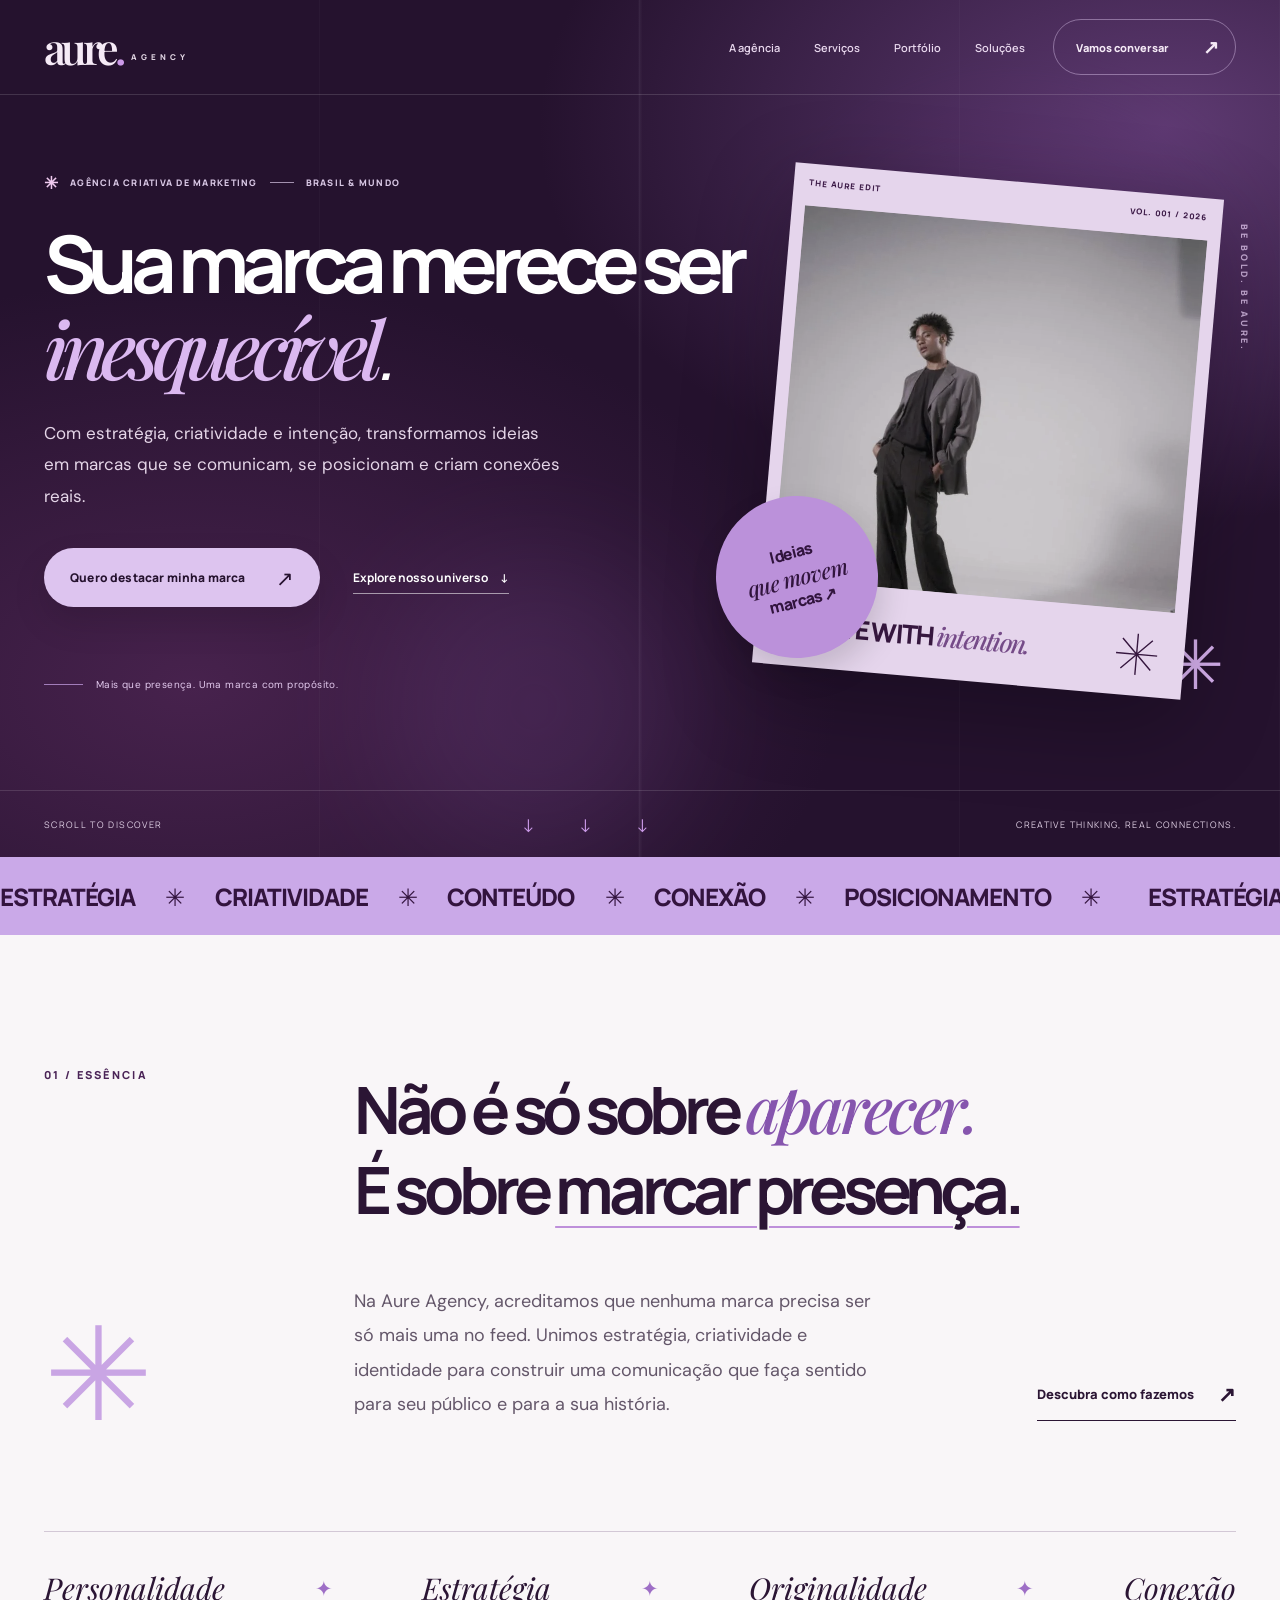
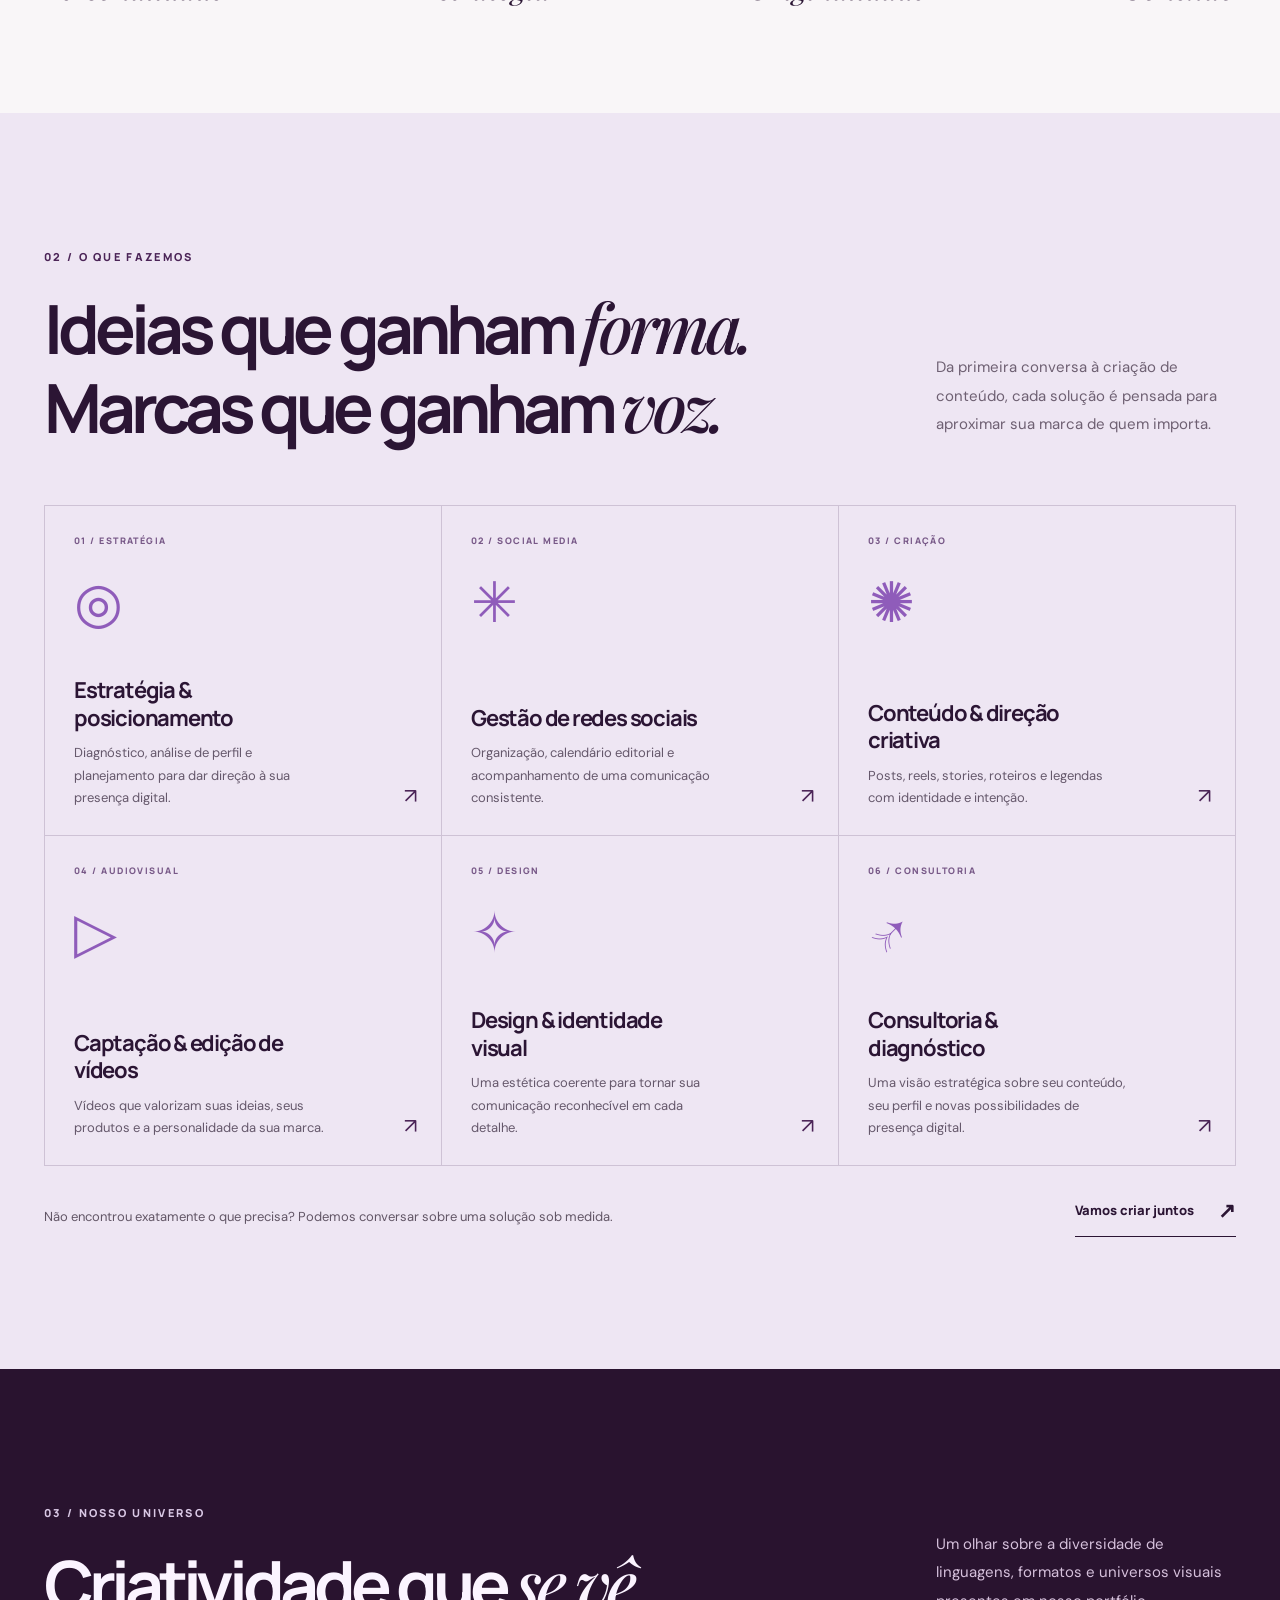
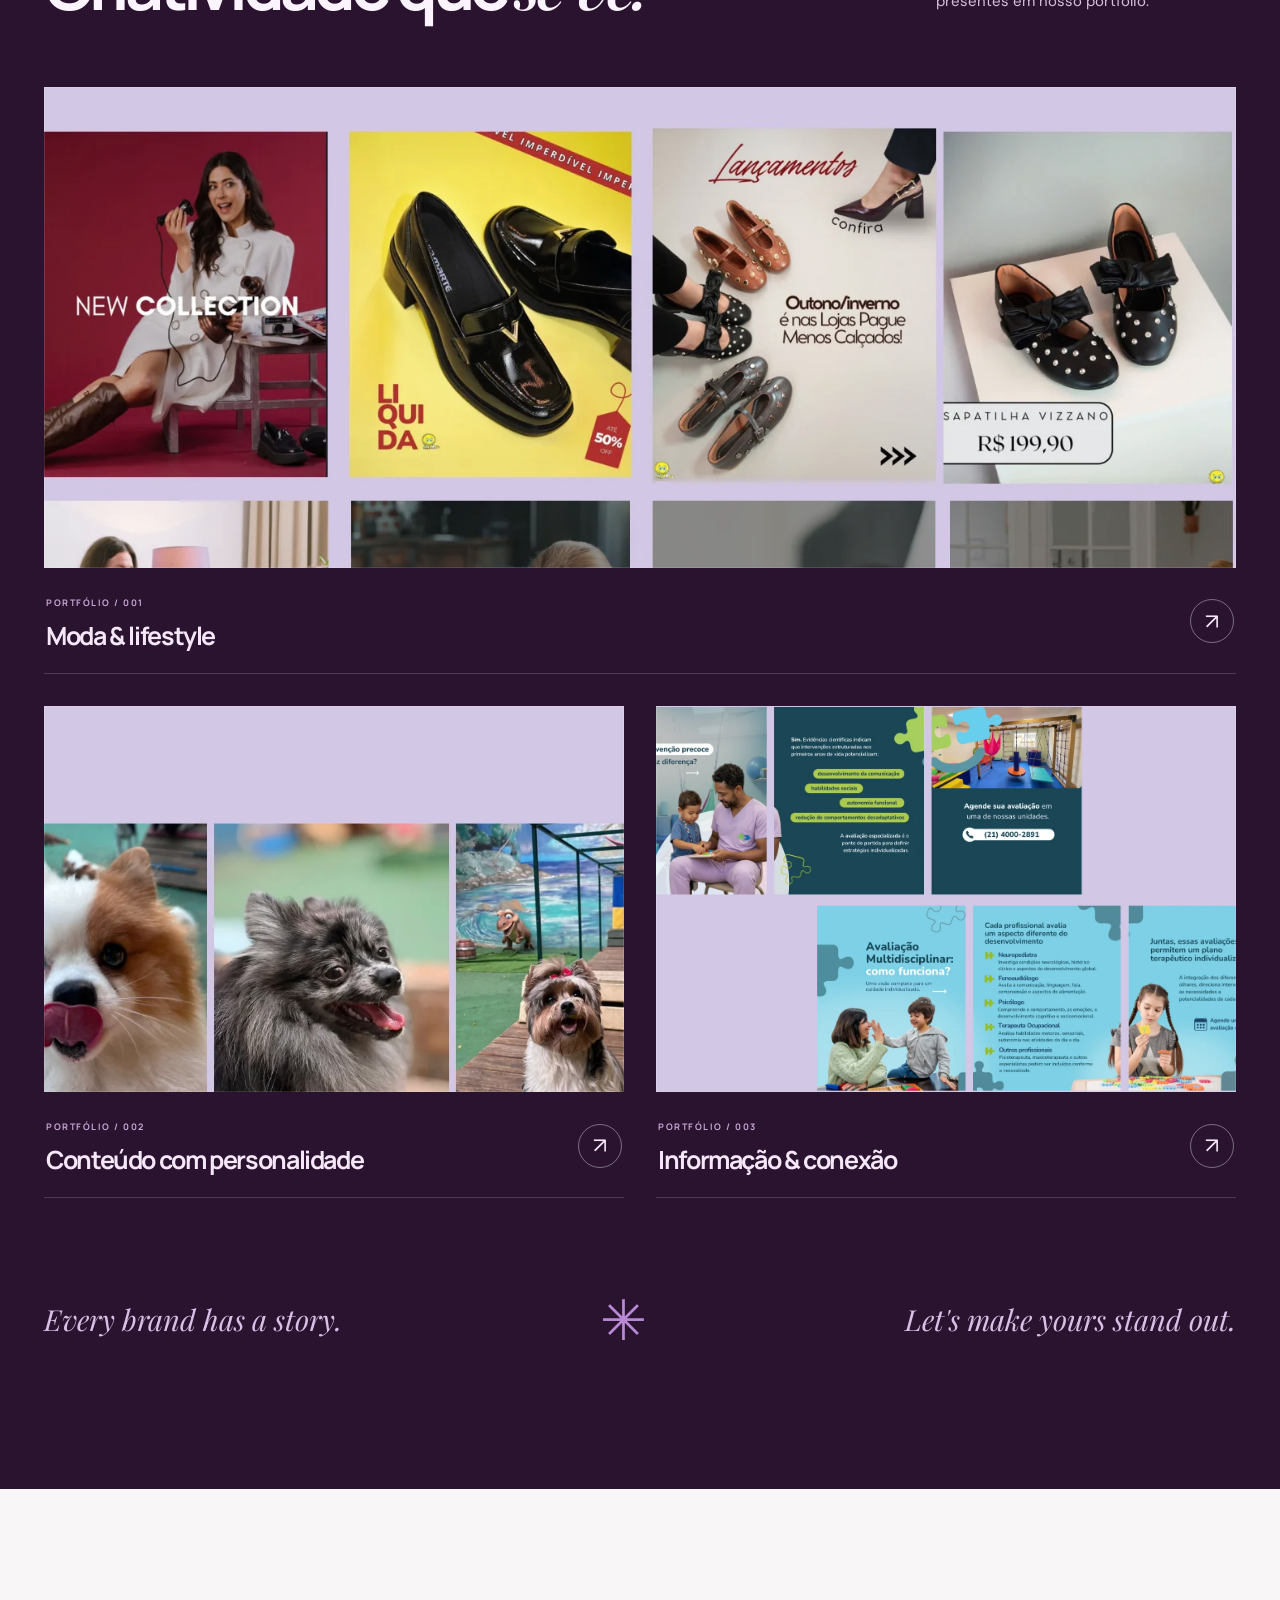
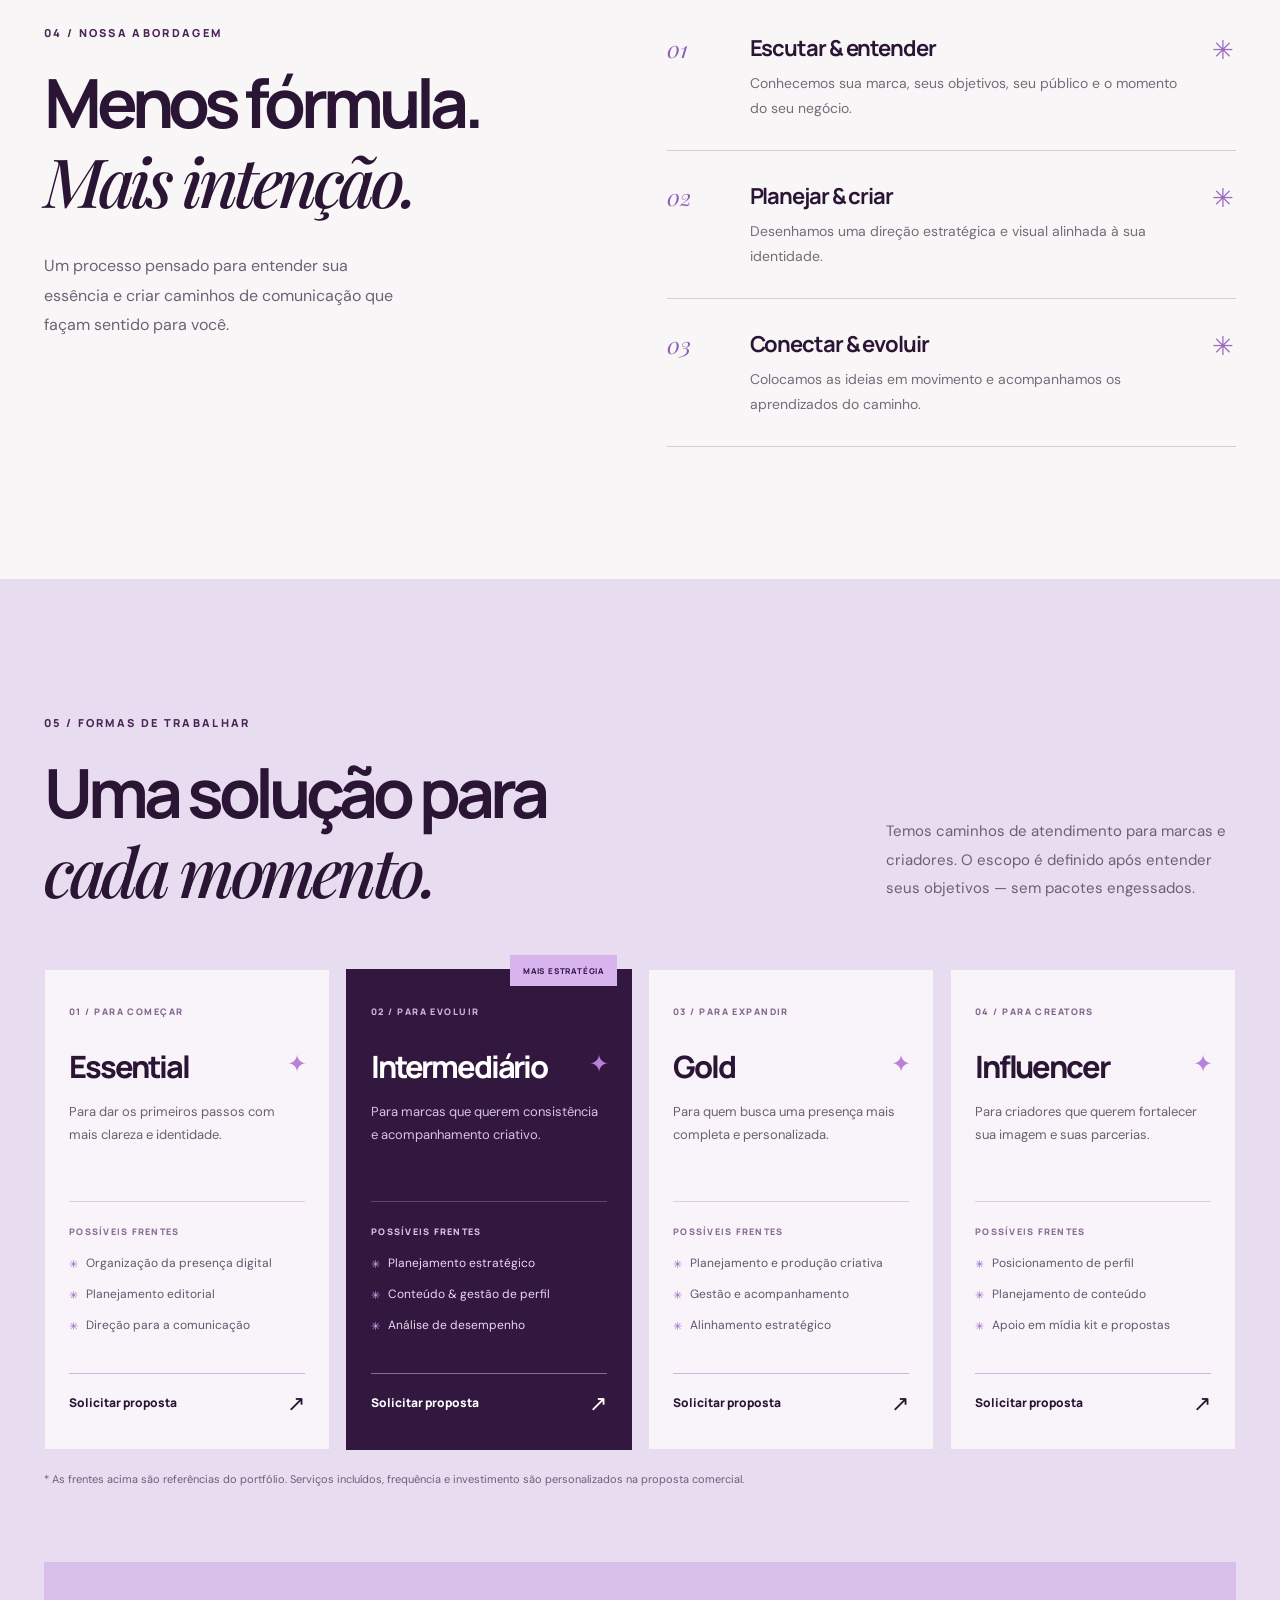
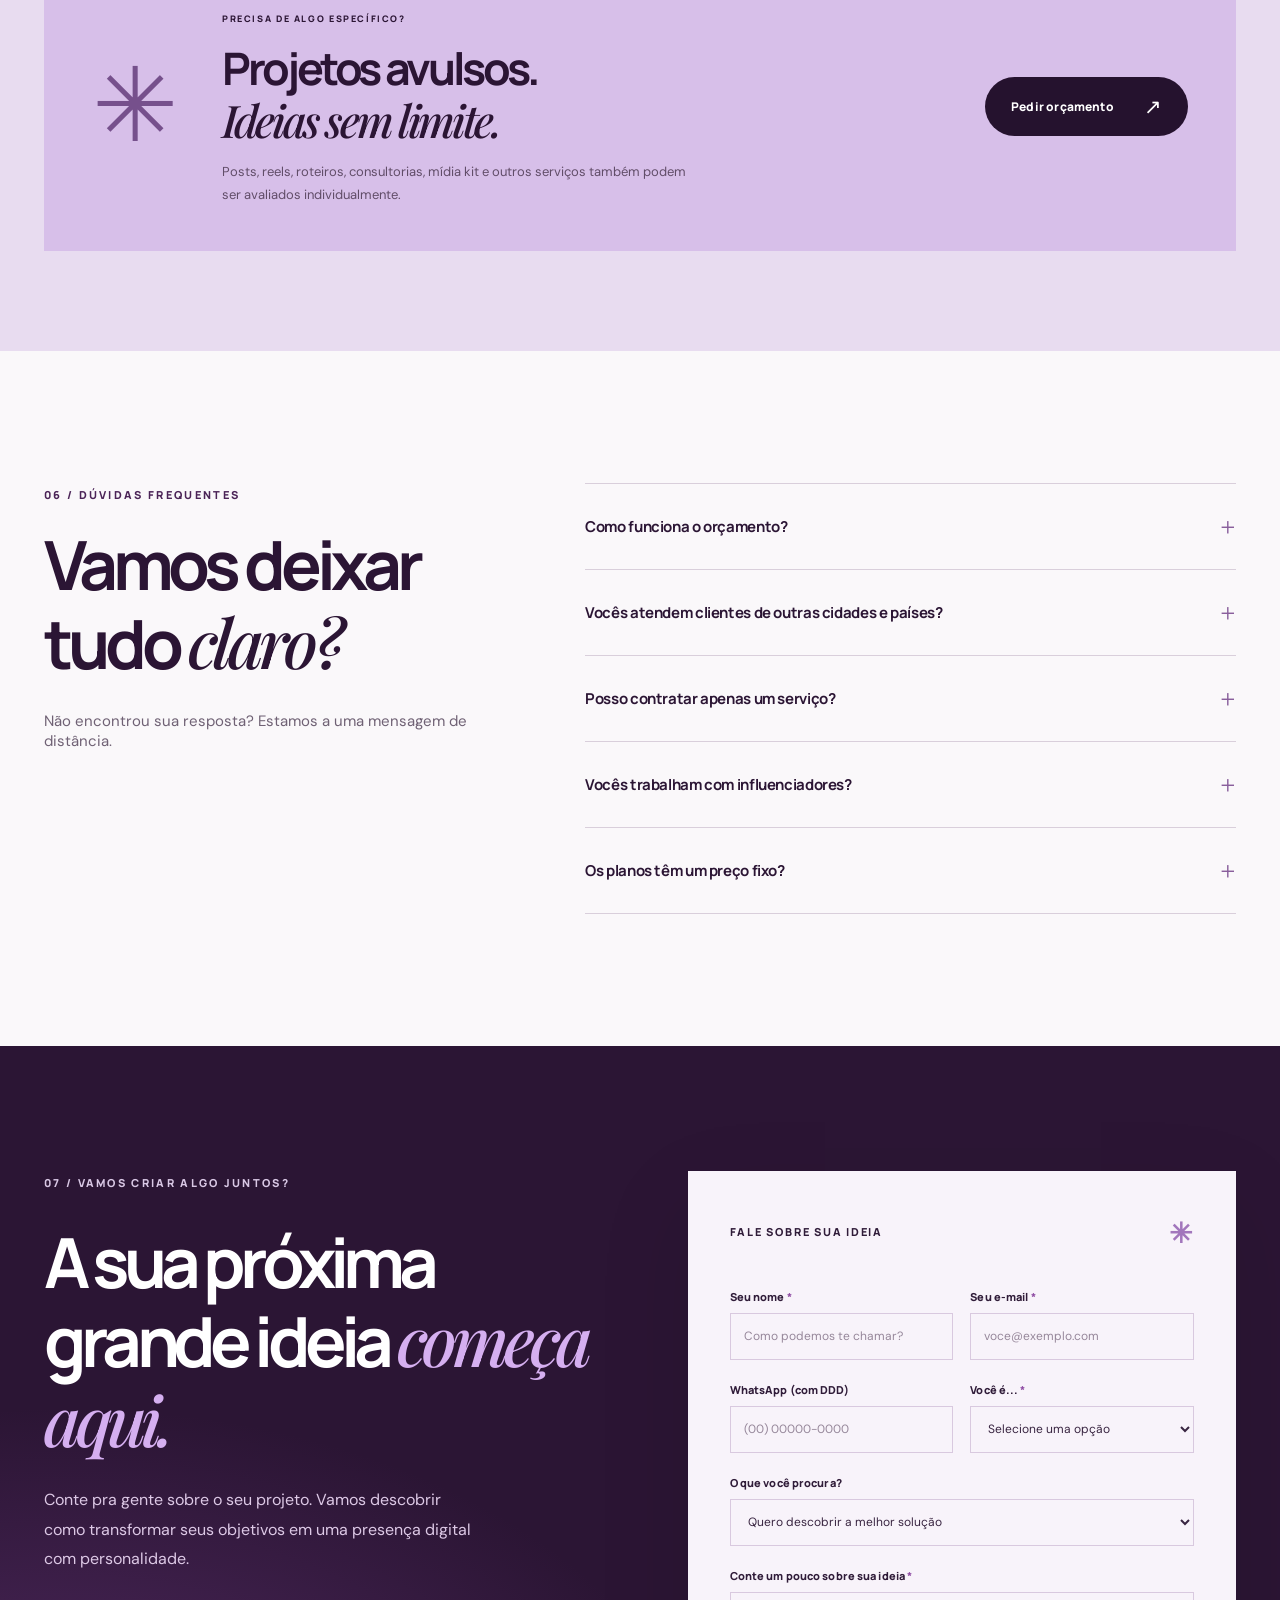
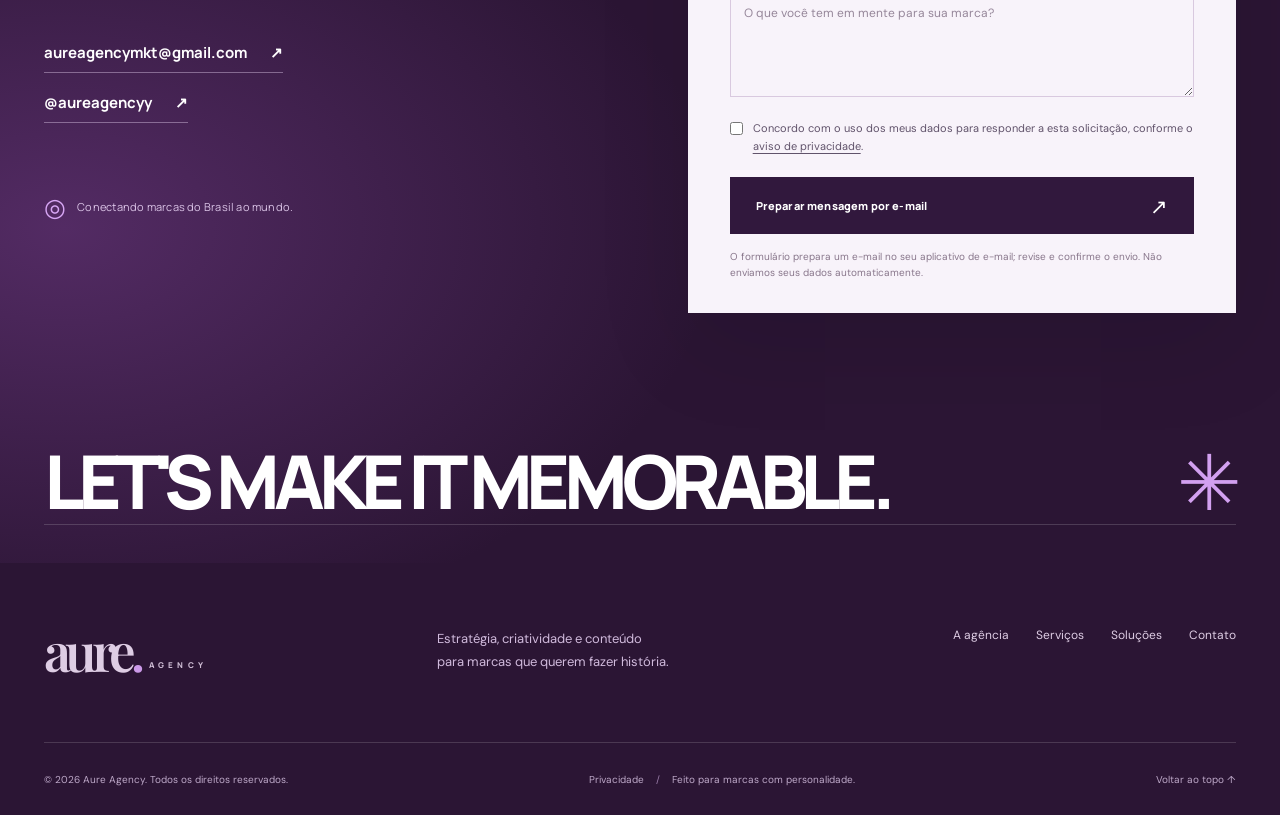
<file: index.html>
<!doctype html>
<html lang="pt-BR">
<head>
  <meta charset="UTF-8">
  <meta name="viewport" content="width=device-width, initial-scale=1">
  <meta name="theme-color" content="#25132d">
  <meta name="description" content="A Aure Agency transforma estratégia, criatividade e conteúdo em uma presença digital com personalidade. Marketing, social media e soluções criativas para marcas e creators.">
  <meta property="og:type" content="website">
  <meta property="og:locale" content="pt_BR">
  <meta property="og:title" content="Aure Agency — Sua marca merece ser inesquecível">
  <meta property="og:description" content="Estratégia, criatividade e conteúdo para marcas que querem se destacar. Conheça as soluções da Aure Agency.">
  <meta property="og:image" content="assets/portfolio-fashion.webp">
  <meta name="robots" content="index, follow">
  <title>Aure Agency | Estratégia, criatividade & presença digital</title>
  <link rel="icon" href="assets/favicon.svg" type="image/svg+xml">
  <link rel="preconnect" href="https://fonts.googleapis.com">
  <link rel="preconnect" href="https://fonts.gstatic.com" crossorigin>
  <link href="https://fonts.googleapis.com/css2?family=DM+Sans:wght@400;500;600;700&family=Manrope:wght@400;500;600;700;800&family=Playfair+Display:ital,wght@0,500;0,600;0,700;1,500;1,600&display=swap" rel="stylesheet">
  <link rel="stylesheet" href="styles.css">
  <script src="config.js" defer></script>
  <script src="script.js" defer></script>
</head>
<body>
  <a class="skip-link" href="#conteudo">Pular para o conteúdo</a>
  <header class="site-header" id="topo">
    <div class="container header-inner">
      <a class="wordmark" href="#inicio" aria-label="Aure Agency — início"><span class="wordmark-main">aure<span class="wordmark-period">.</span></span><span class="wordmark-sub">A G E N C Y</span></a>
      <nav class="desktop-nav" aria-label="Navegação principal">
        <a href="#sobre">A agência</a>
        <a href="#servicos">Serviços</a>
        <a href="#portfolio">Portfólio</a>
        <a href="#solucoes">Soluções</a>
      </nav>
      <a class="header-cta" href="#contato">Vamos conversar <span aria-hidden="true">↗</span></a>
      <button class="menu-toggle" type="button" aria-label="Abrir menu" aria-expanded="false" aria-controls="mobile-nav"><span></span><span></span></button>
    </div>
    <nav class="mobile-nav" id="mobile-nav" aria-label="Menu para dispositivos móveis" inert>
      <a href="#sobre">A agência</a><a href="#servicos">Serviços</a><a href="#portfolio">Portfólio</a><a href="#solucoes">Soluções</a><a href="#contato">Entre em contato ↗</a>
    </nav>
  </header>

  <main id="conteudo">
    <section class="hero" id="inicio" aria-labelledby="hero-heading">
      <div class="hero-glow hero-glow-one" aria-hidden="true"></div><div class="hero-glow hero-glow-two" aria-hidden="true"></div>
      <div class="container hero-grid">
        <div class="hero-copy">
          <div class="eyebrow light"><span class="tiny-star" aria-hidden="true">✳</span> Agência criativa de marketing <span class="eyebrow-rule"></span> Brasil & mundo</div>
          <h1 id="hero-heading">Sua marca merece ser <span class="italic-accent">inesquecível<span class="hand-dot">.</span></span></h1>
          <p class="hero-description">Com estratégia, criatividade e intenção, transformamos ideias em marcas que se comunicam, se posicionam e criam conexões reais.</p>
          <div class="hero-actions"><a class="button button-lilac" href="#contato">Quero destacar minha marca <span aria-hidden="true">↗</span></a><a class="hero-text-link" href="#portfolio">Explore nosso universo <span aria-hidden="true">↓</span></a></div>
          <div class="hero-footnote"><span class="hero-footnote-line"></span> Mais que presença. Uma marca com propósito.</div>
        </div>
        <div class="hero-visual" aria-label="Composição visual criativa da Aure Agency">
          <div class="hero-art-frame">
            <div class="art-topline"><span>THE AURE EDIT</span><span>VOL. 001 / 2026</span></div>
            <div class="art-image"><img src="assets/hero-fashion.webp" alt="Produção fotográfica em estúdio, com iluminação e direção criativa" width="1280" height="720" fetchpriority="high"></div>
            <div class="art-footer"><span>CREATE WITH <em>intention.</em></span><svg width="45" height="45" viewBox="0 0 48 48" aria-hidden="true"><path d="M24 2V46M2 24H46M8 8L40 40M40 8L8 40" stroke="currentColor" stroke-width="1.5"/></svg></div>
          </div>
          <div class="floating-sticker" aria-hidden="true"><span>Ideias</span><em>que movem</em><span>marcas ↗</span></div>
          <div class="hero-vertical-type" aria-hidden="true">BE BOLD. BE AURE.</div>
          <div class="visual-spark" aria-hidden="true">✳</div>
        </div>
      </div>
      <div class="hero-bottom"><div class="container hero-bottom-inner"><span>SCROLL TO DISCOVER</span><span class="bottom-arrows" aria-hidden="true">↓ &nbsp; ↓ &nbsp; ↓</span><span>CREATIVE THINKING, REAL CONNECTIONS.</span></div></div>
    </section>

    <div class="marquee" aria-hidden="true"><div class="marquee-track"><span>ESTRATÉGIA <b>✳</b> CRIATIVIDADE <b>✳</b> CONTEÚDO <b>✳</b> CONEXÃO <b>✳</b> POSICIONAMENTO <b>✳</b> </span><span>ESTRATÉGIA <b>✳</b> CRIATIVIDADE <b>✳</b> CONTEÚDO <b>✳</b> CONEXÃO <b>✳</b> POSICIONAMENTO <b>✳</b> </span></div></div>

    <section class="section about-section" id="sobre" aria-labelledby="sobre-heading">
      <div class="container about-grid">
        <div class="section-side" data-reveal><span class="eyebrow">01 / Essência</span><div class="section-mark" aria-hidden="true">✳</div></div>
        <div class="about-main" data-reveal>
          <h2 id="sobre-heading" class="statement-heading">Não é só sobre <em>aparecer.</em><br>É sobre <span class="underline-word">marcar presença.</span></h2>
          <div class="about-bottom"><p>Na Aure Agency, acreditamos que nenhuma marca precisa ser só mais uma no feed. Unimos estratégia, criatividade e identidade para construir uma comunicação que faça sentido para seu público e para a sua história.</p><a class="text-arrow-link" href="#servicos">Descubra como fazemos <span aria-hidden="true">↗</span></a></div>
        </div>
      </div>
      <div class="container values-line" data-reveal><span>Personalidade</span><span aria-hidden="true">✦</span><span>Estratégia</span><span aria-hidden="true">✦</span><span>Originalidade</span><span aria-hidden="true">✦</span><span>Conexão</span></div>
    </section>

    <section class="section services-section" id="servicos" aria-labelledby="servicos-heading">
      <div class="container">
        <div class="section-intro" data-reveal><div><span class="eyebrow">02 / O que fazemos</span><h2 id="servicos-heading" class="section-title">Ideias que ganham <em>forma.</em><br>Marcas que ganham <em>voz.</em></h2></div><p>Da primeira conversa à criação de conteúdo, cada solução é pensada para aproximar sua marca de quem importa.</p></div>
        <div class="services-grid">
          <article class="service-card" data-reveal><span class="service-index">01 / ESTRATÉGIA</span><span class="service-icon" aria-hidden="true">◎</span><h3>Estratégia & posicionamento</h3><p>Diagnóstico, análise de perfil e planejamento para dar direção à sua presença digital.</p><span class="card-arrow" aria-hidden="true">↗</span></article>
          <article class="service-card" data-reveal><span class="service-index">02 / SOCIAL MEDIA</span><span class="service-icon" aria-hidden="true">✳</span><h3>Gestão de redes sociais</h3><p>Organização, calendário editorial e acompanhamento de uma comunicação consistente.</p><span class="card-arrow" aria-hidden="true">↗</span></article>
          <article class="service-card" data-reveal><span class="service-index">03 / CRIAÇÃO</span><span class="service-icon" aria-hidden="true">✺</span><h3>Conteúdo & direção criativa</h3><p>Posts, reels, stories, roteiros e legendas com identidade e intenção.</p><span class="card-arrow" aria-hidden="true">↗</span></article>
          <article class="service-card" data-reveal><span class="service-index">04 / AUDIOVISUAL</span><span class="service-icon" aria-hidden="true">▷</span><h3>Captação & edição de vídeos</h3><p>Vídeos que valorizam suas ideias, seus produtos e a personalidade da sua marca.</p><span class="card-arrow" aria-hidden="true">↗</span></article>
          <article class="service-card" data-reveal><span class="service-index">05 / DESIGN</span><span class="service-icon" aria-hidden="true">✧</span><h3>Design & identidade visual</h3><p>Uma estética coerente para tornar sua comunicação reconhecível em cada detalhe.</p><span class="card-arrow" aria-hidden="true">↗</span></article>
          <article class="service-card" data-reveal><span class="service-index">06 / CONSULTORIA</span><span class="service-icon" aria-hidden="true">↗</span><h3>Consultoria & diagnóstico</h3><p>Uma visão estratégica sobre seu conteúdo, seu perfil e novas possibilidades de presença digital.</p><span class="card-arrow" aria-hidden="true">↗</span></article>
        </div>
        <div class="section-bottom-link" data-reveal><p>Não encontrou exatamente o que precisa? Podemos conversar sobre uma solução sob medida.</p><a class="text-arrow-link" href="#contato">Vamos criar juntos <span aria-hidden="true">↗</span></a></div>
      </div>
    </section>

    <section class="section portfolio-section" id="portfolio" aria-labelledby="portfolio-heading">
      <div class="container">
        <div class="portfolio-heading-wrap" data-reveal><div><span class="eyebrow light">03 / Nosso universo</span><h2 id="portfolio-heading" class="section-title light-title">Criatividade que <em>se vê.</em></h2></div><p>Um olhar sobre a diversidade de linguagens, formatos e universos visuais presentes em nosso portfólio.</p></div>
        <div class="portfolio-grid">
          <article class="portfolio-card portfolio-large" data-reveal><div class="portfolio-media"><img src="assets/portfolio-fashion.webp" alt="Recortes de conteúdo visual e campanhas de moda e calçados presentes no portfólio" loading="lazy" width="1471" height="773"></div><div class="portfolio-meta"><div><span>PORTFÓLIO / 001</span><h3>Moda & lifestyle</h3></div><span class="portfolio-round" aria-hidden="true">↗</span></div></article>
          <article class="portfolio-card" data-reveal><div class="portfolio-media"><img src="assets/portfolio-pets.webp" alt="Peças visuais com fotografias de animais presentes no portfólio" loading="lazy" width="1100" height="588"></div><div class="portfolio-meta"><div><span>PORTFÓLIO / 002</span><h3>Conteúdo com personalidade</h3></div><span class="portfolio-round" aria-hidden="true">↗</span></div></article>
          <article class="portfolio-card" data-reveal><div class="portfolio-media"><img src="assets/portfolio-education.webp" alt="Exemplos de posts e peças gráficas sobre educação e desenvolvimento infantil" loading="lazy" width="1597" height="932"></div><div class="portfolio-meta"><div><span>PORTFÓLIO / 003</span><h3>Informação & conexão</h3></div><span class="portfolio-round" aria-hidden="true">↗</span></div></article>
        </div>
        <div class="portfolio-outro" data-reveal><span>Every brand has a story.</span><span class="portfolio-outro-star" aria-hidden="true">✳</span><span>Let's make yours stand out.</span></div>
      </div>
    </section>

    <section class="section process-section" id="metodo" aria-labelledby="metodo-heading">
      <div class="container process-layout">
        <div data-reveal><span class="eyebrow">04 / Nossa abordagem</span><h2 id="metodo-heading" class="section-title">Menos fórmula.<br><em>Mais intenção.</em></h2><p class="process-intro">Um processo pensado para entender sua essência e criar caminhos de comunicação que façam sentido para você.</p></div>
        <div class="steps">
          <div class="step" data-reveal><span>01</span><div><h3>Escutar & entender</h3><p>Conhecemos sua marca, seus objetivos, seu público e o momento do seu negócio.</p></div><span aria-hidden="true">✳</span></div>
          <div class="step" data-reveal><span>02</span><div><h3>Planejar & criar</h3><p>Desenhamos uma direção estratégica e visual alinhada à sua identidade.</p></div><span aria-hidden="true">✳</span></div>
          <div class="step" data-reveal><span>03</span><div><h3>Conectar & evoluir</h3><p>Colocamos as ideias em movimento e acompanhamos os aprendizados do caminho.</p></div><span aria-hidden="true">✳</span></div>
        </div>
      </div>
    </section>

    <section class="section plans-section" id="solucoes" aria-labelledby="solucoes-heading">
      <div class="container">
        <div class="plans-intro" data-reveal><div><span class="eyebrow">05 / Formas de trabalhar</span><h2 id="solucoes-heading" class="section-title">Uma solução para<br><em>cada momento.</em></h2></div><p>Temos caminhos de atendimento para marcas e criadores. O escopo é definido após entender seus objetivos — sem pacotes engessados.</p></div>
        <div class="plans-grid">
          <article class="plan-card" data-reveal><span class="plan-number">01 / PARA COMEÇAR</span><h3>Essential<span class="mini-star" aria-hidden="true">✦</span></h3><p class="plan-lead">Para dar os primeiros passos com mais clareza e identidade.</p><div class="plan-rule"></div><p class="plan-caption">POSSÍVEIS FRENTES</p><ul><li>Organização da presença digital</li><li>Planejamento editorial</li><li>Direção para a comunicação</li></ul><a href="#contato" class="plan-link" data-plan="Essential">Solicitar proposta <span aria-hidden="true">↗</span></a></article>
          <article class="plan-card plan-featured" data-reveal><div class="plan-badge">MAIS ESTRATÉGIA</div><span class="plan-number">02 / PARA EVOLUIR</span><h3>Intermediário<span class="mini-star" aria-hidden="true">✦</span></h3><p class="plan-lead">Para marcas que querem consistência e acompanhamento criativo.</p><div class="plan-rule"></div><p class="plan-caption">POSSÍVEIS FRENTES</p><ul><li>Planejamento estratégico</li><li>Conteúdo & gestão de perfil</li><li>Análise de desempenho</li></ul><a href="#contato" class="plan-link" data-plan="Intermediário">Solicitar proposta <span aria-hidden="true">↗</span></a></article>
          <article class="plan-card" data-reveal><span class="plan-number">03 / PARA EXPANDIR</span><h3>Gold<span class="mini-star" aria-hidden="true">✦</span></h3><p class="plan-lead">Para quem busca uma presença mais completa e personalizada.</p><div class="plan-rule"></div><p class="plan-caption">POSSÍVEIS FRENTES</p><ul><li>Planejamento e produção criativa</li><li>Gestão e acompanhamento</li><li>Alinhamento estratégico</li></ul><a href="#contato" class="plan-link" data-plan="Gold">Solicitar proposta <span aria-hidden="true">↗</span></a></article>
          <article class="plan-card" data-reveal><span class="plan-number">04 / PARA CREATORS</span><h3>Influencer<span class="mini-star" aria-hidden="true">✦</span></h3><p class="plan-lead">Para criadores que querem fortalecer sua imagem e suas parcerias.</p><div class="plan-rule"></div><p class="plan-caption">POSSÍVEIS FRENTES</p><ul><li>Posicionamento de perfil</li><li>Planejamento de conteúdo</li><li>Apoio em mídia kit e propostas</li></ul><a href="#contato" class="plan-link" data-plan="Influencer">Solicitar proposta <span aria-hidden="true">↗</span></a></article>
        </div>
        <p class="plans-note">* As frentes acima são referências do portfólio. Serviços incluídos, frequência e investimento são personalizados na proposta comercial.</p>
        <div class="custom-banner" data-reveal><span aria-hidden="true" class="custom-star">✳</span><div><span>PRECISA DE ALGO ESPECÍFICO?</span><h3>Projetos avulsos.<br><em>Ideias sem limite.</em></h3><p>Posts, reels, roteiros, consultorias, mídia kit e outros serviços também podem ser avaliados individualmente.</p></div><a href="#contato" class="button button-dark" data-plan="Serviço avulso">Pedir orçamento <span aria-hidden="true">↗</span></a></div>
      </div>
    </section>

    <section class="section faq-section" id="duvidas" aria-labelledby="duvidas-heading">
      <div class="container faq-layout"><div data-reveal><span class="eyebrow">06 / Dúvidas frequentes</span><h2 id="duvidas-heading" class="section-title">Vamos deixar<br>tudo <em>claro?</em></h2><p>Não encontrou sua resposta? Estamos a uma mensagem de distância.</p></div>
        <div class="faq-list" data-reveal>
          <details><summary>Como funciona o orçamento? <span aria-hidden="true">+</span></summary><p>Você conta um pouco sobre sua marca e o que procura. A partir disso, alinhamos as necessidades e preparamos uma proposta de escopo e investimento.</p></details>
          <details><summary>Vocês atendem clientes de outras cidades e países? <span aria-hidden="true">+</span></summary><p>Sim. A Aure Agency atende marcas e criadores de conteúdo no Brasil e em outros países. As condições de atendimento e eventuais atividades presenciais são combinadas em cada projeto.</p></details>
          <details><summary>Posso contratar apenas um serviço? <span aria-hidden="true">+</span></summary><p>Sim. Também trabalhamos com solicitações avulsas, como criação de posts, reels, roteiros e consultorias. Conte o que você precisa para avaliarmos a proposta.</p></details>
          <details><summary>Vocês trabalham com influenciadores? <span aria-hidden="true">+</span></summary><p>Sim. Temos soluções voltadas para creators, incluindo posicionamento, conteúdo, mídia kit e apoio na organização de propostas comerciais, de acordo com a necessidade.</p></details>
          <details><summary>Os planos têm um preço fixo? <span aria-hidden="true">+</span></summary><p>O investimento e as entregas são definidos na proposta comercial, levando em conta as necessidades e os objetivos de cada marca.</p></details>
        </div>
      </div>
    </section>

    <section class="contact-section" id="contato" aria-labelledby="contato-heading">
      <div class="container contact-layout">
        <div class="contact-copy" data-reveal><span class="eyebrow light">07 / Vamos criar algo juntos?</span><h2 id="contato-heading">A sua próxima grande ideia <em>começa aqui.</em></h2><p>Conte pra gente sobre o seu projeto. Vamos descobrir como transformar seus objetivos em uma presença digital com personalidade.</p><div class="contact-ways"><a id="email-link" href="mailto:aureagencymkt@gmail.com" class="contact-address">aureagencymkt@gmail.com <span aria-hidden="true">↗</span></a><a id="instagram-link" href="https://www.instagram.com/aureagencyy/" target="_blank" rel="noopener noreferrer" class="contact-address">@aureagencyy <span aria-hidden="true">↗</span></a><a class="contact-address whatsapp-direct is-hidden" id="contact-whatsapp" href="mailto:aureagencymkt@gmail.com" target="_blank" rel="noopener noreferrer">Conversar pelo WhatsApp <span aria-hidden="true">↗</span></a></div><div class="worldline"><span aria-hidden="true">◎</span> Conectando marcas do Brasil ao mundo.</div></div>
        <div class="form-shell" data-reveal>
          <div class="form-heading"><span>FALE SOBRE SUA IDEIA</span><span aria-hidden="true">✳</span></div>
          <form id="contact-form" novalidate>
            <div class="form-row"><div class="field"><label for="contact-name">Seu nome <span>*</span></label><input id="contact-name" name="nome" type="text" placeholder="Como podemos te chamar?" autocomplete="name" minlength="2" maxlength="100" required></div><div class="field"><label for="contact-email">Seu e-mail <span>*</span></label><input id="contact-email" name="email" type="email" placeholder="voce@exemplo.com" autocomplete="email" maxlength="180" required></div></div>
            <div class="form-row"><div class="field"><label for="contact-phone">WhatsApp (com DDD)</label><input id="contact-phone" name="telefone" type="tel" placeholder="(00) 00000-0000" autocomplete="tel" maxlength="32"></div><div class="field"><label for="contact-profile">Você é... <span>*</span></label><select id="contact-profile" name="perfil" required><option value="">Selecione uma opção</option><option value="Empresa ou negócio">Uma empresa ou negócio</option><option value="Influenciador ou creator">Influenciador(a) / creator</option><option value="Outro">Outro</option></select></div></div>
            <div class="field"><label for="contact-service">O que você procura?</label><select id="contact-service" name="servico"><option value="Ainda não sei">Quero descobrir a melhor solução</option><option value="Essential">Plano Essential</option><option value="Intermediário">Plano Intermediário</option><option value="Gold">Plano Gold</option><option value="Influencer">Plano Influencer</option><option value="Serviço avulso">Serviço avulso</option><option value="Outro projeto">Outro projeto</option></select></div>
            <div class="field"><label for="contact-message">Conte um pouco sobre sua ideia <span>*</span></label><textarea id="contact-message" name="mensagem" placeholder="O que você tem em mente para sua marca?" rows="4" minlength="10" maxlength="3000" required></textarea></div>
            <div class="consent-field"><input type="checkbox" id="contact-consent" name="consentimento" required><label for="contact-consent">Concordo com o uso dos meus dados para responder a esta solicitação, conforme o <a href="privacidade.html" target="_blank" rel="noopener noreferrer">aviso de privacidade</a>.</label></div>
            <div class="form-feedback" id="form-feedback" role="status" aria-live="polite"></div>
            <button class="button button-submit" type="submit">Preparar mensagem por e-mail <span aria-hidden="true">↗</span></button>
            <button class="button button-whatsapp is-hidden" type="button" id="form-whatsapp">Enviar pelo WhatsApp <span aria-hidden="true">↗</span></button>
            <p class="form-note">O formulário prepara um e-mail no seu aplicativo de e-mail; revise e confirme o envio. Não enviamos seus dados automaticamente.</p>
          </form>
        </div>
      </div>
      <div class="container contact-endline"><span>LET'S MAKE IT MEMORABLE.</span><span aria-hidden="true">✳</span></div>
    </section>
  </main>

  <footer class="site-footer"><div class="container footer-main"><a class="wordmark footer-brand" href="#inicio" aria-label="Voltar para o início"><span class="wordmark-main">aure<span class="wordmark-period">.</span></span><span class="wordmark-sub">A G E N C Y</span></a><p>Estratégia, criatividade e conteúdo<br>para marcas que querem fazer história.</p><div class="footer-links"><a href="#sobre">A agência</a><a href="#servicos">Serviços</a><a href="#solucoes">Soluções</a><a href="#contato">Contato</a></div></div><div class="container footer-bottom"><span>© <span id="copyright-year">2026</span> Aure Agency. Todos os direitos reservados.</span><span><a href="privacidade.html">Privacidade</a> <span class="footer-divider">/</span> Feito para marcas com personalidade.</span><a href="#inicio" aria-label="Voltar ao topo">Voltar ao topo ↑</a></div></footer>
  <a href="#contato" class="mobile-contact-fab" aria-label="Ir ao formulário de contato">Vamos conversar ↗</a>
</body>
</html>
</file>
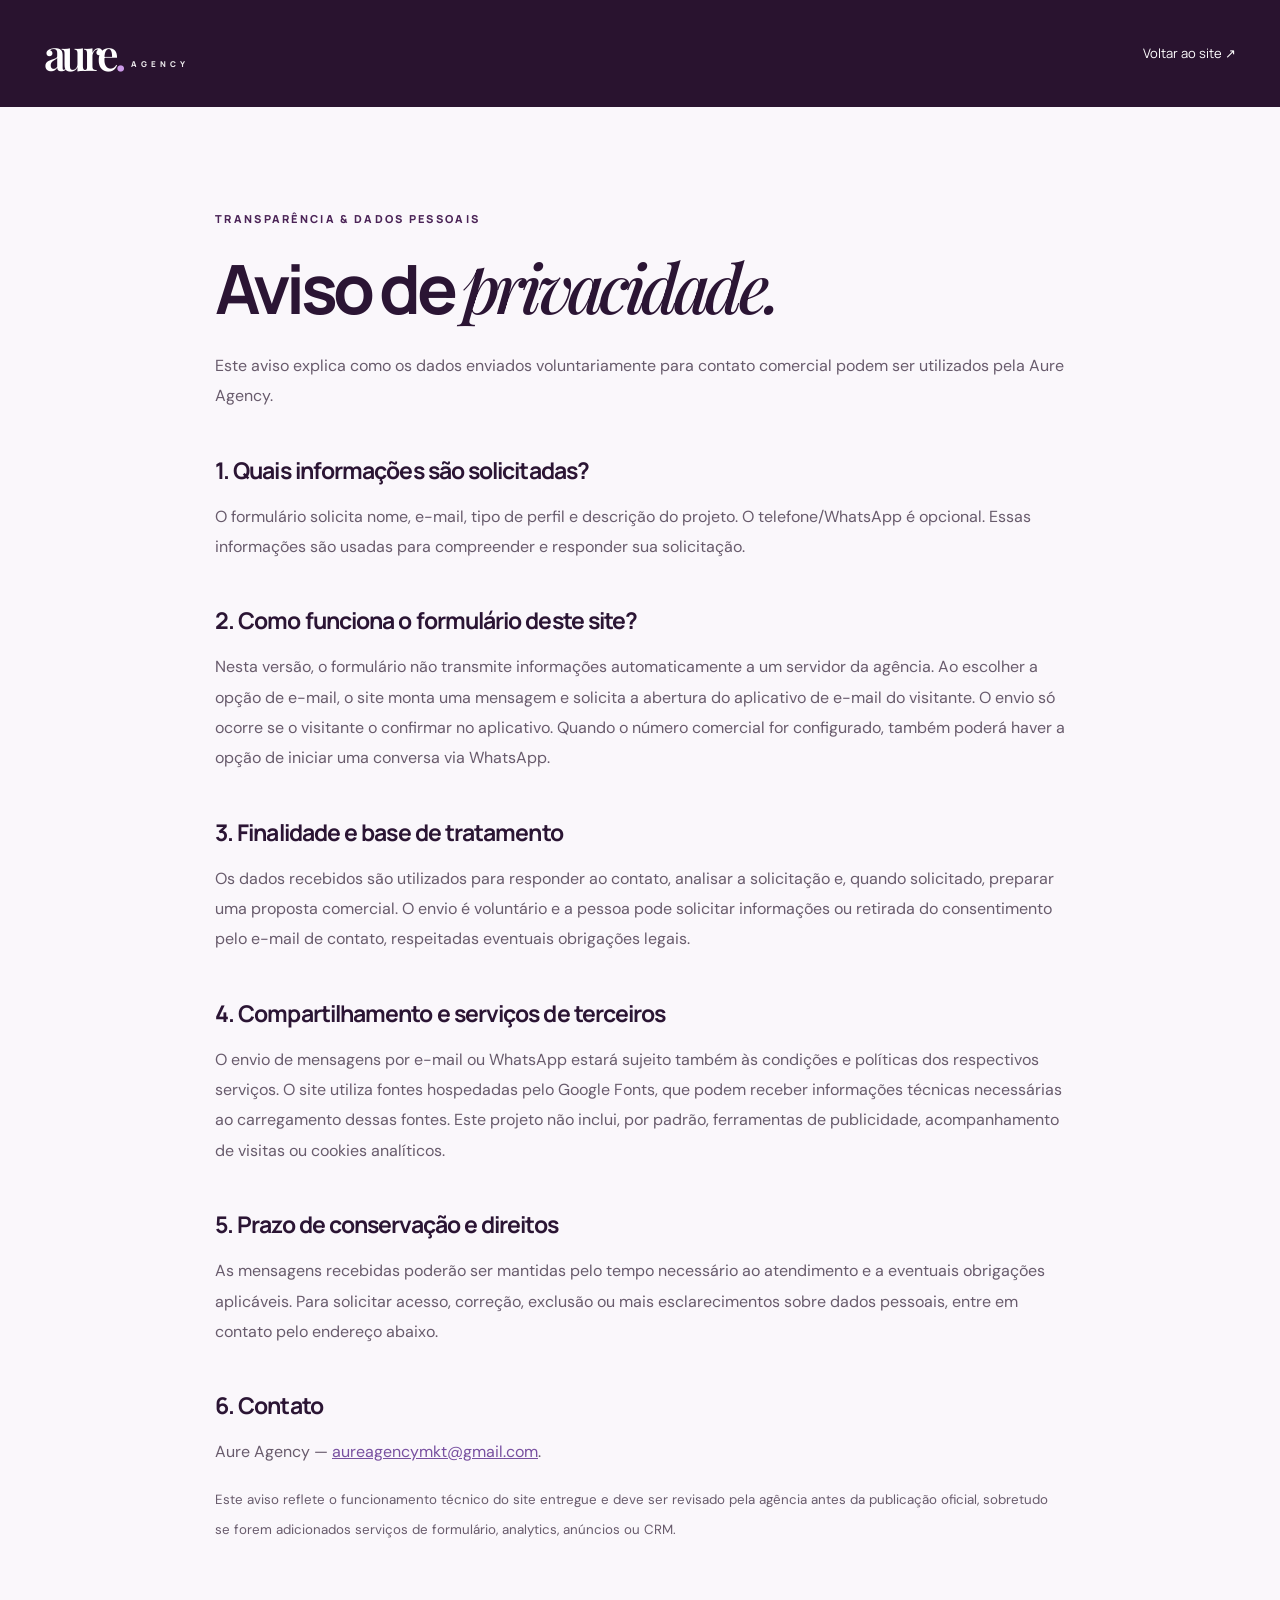
<file: privacidade.html>
<!doctype html>
<html lang="pt-BR">
<head>
  <meta charset="utf-8">
  <meta name="viewport" content="width=device-width,initial-scale=1">
  <meta name="robots" content="index,follow">
  <meta name="theme-color" content="#25122e">
  <title>Aviso de privacidade | Aure Agency</title>
  <link rel="icon" type="image/svg+xml" href="assets/favicon.svg">
  <link href="https://fonts.googleapis.com/css2?family=DM+Sans:wght@400;500;700&family=Manrope:wght@500;700;800&family=Playfair+Display:ital,wght@0,500;1,500&display=swap" rel="stylesheet">
  <link rel="stylesheet" href="styles.css">
  <style>
    .privacy-page{min-height:100vh;background:#faf7fb}
    .privacy-head{background:#29132f;color:white;padding:34px 0}
    .privacy-head .container{display:flex;align-items:center;justify-content:space-between;gap:20px}
    .privacy-head a:last-child{font-family:var(--sans);font-size:13px}
    .privacy-body{max-width:850px;margin:auto;padding:100px 0 115px}
    .privacy-body h1{font:700 clamp(40px,6vw,68px)/1.12 var(--sans);letter-spacing:-.07em;margin:20px 0 25px}
    .privacy-body h2{font:700 23px/1.3 var(--sans);letter-spacing:-.04em;margin:44px 0 13px}
    .privacy-body p,.privacy-body li{font-size:16px;line-height:1.9;color:#685b6c}
    .privacy-body a{color:#7850a0;text-decoration:underline}
    .privacy-body ul{padding-left:23px}
    @media(max-width:900px){.privacy-body{width:calc(100% - 40px);padding-top:65px}}
  </style>
</head>
<body class="privacy-page">
  <header class="privacy-head"><div class="container"><a class="wordmark" href="index.html#inicio" aria-label="Aure Agency — início"><span class="wordmark-main">aure<span class="wordmark-period">.</span></span><span class="wordmark-sub">A G E N C Y</span></a><a href="index.html#contato">Voltar ao site ↗</a></div></header>
  <main class="privacy-body">
    <span class="eyebrow">Transparência & dados pessoais</span>
    <h1>Aviso de <em style="font-family:var(--serif);font-weight:500">privacidade.</em></h1>
    <p>Este aviso explica como os dados enviados voluntariamente para contato comercial podem ser utilizados pela Aure Agency.</p>
    <h2>1. Quais informações são solicitadas?</h2>
    <p>O formulário solicita nome, e-mail, tipo de perfil e descrição do projeto. O telefone/WhatsApp é opcional. Essas informações são usadas para compreender e responder sua solicitação.</p>
    <h2>2. Como funciona o formulário deste site?</h2>
    <p>Nesta versão, o formulário não transmite informações automaticamente a um servidor da agência. Ao escolher a opção de e-mail, o site monta uma mensagem e solicita a abertura do aplicativo de e-mail do visitante. O envio só ocorre se o visitante o confirmar no aplicativo. Quando o número comercial for configurado, também poderá haver a opção de iniciar uma conversa via WhatsApp.</p>
    <h2>3. Finalidade e base de tratamento</h2>
    <p>Os dados recebidos são utilizados para responder ao contato, analisar a solicitação e, quando solicitado, preparar uma proposta comercial. O envio é voluntário e a pessoa pode solicitar informações ou retirada do consentimento pelo e-mail de contato, respeitadas eventuais obrigações legais.</p>
    <h2>4. Compartilhamento e serviços de terceiros</h2>
    <p>O envio de mensagens por e-mail ou WhatsApp estará sujeito também às condições e políticas dos respectivos serviços. O site utiliza fontes hospedadas pelo Google Fonts, que podem receber informações técnicas necessárias ao carregamento dessas fontes. Este projeto não inclui, por padrão, ferramentas de publicidade, acompanhamento de visitas ou cookies analíticos.</p>
    <h2>5. Prazo de conservação e direitos</h2>
    <p>As mensagens recebidas poderão ser mantidas pelo tempo necessário ao atendimento e a eventuais obrigações aplicáveis. Para solicitar acesso, correção, exclusão ou mais esclarecimentos sobre dados pessoais, entre em contato pelo endereço abaixo.</p>
    <h2>6. Contato</h2>
    <p>Aure Agency — <a href="mailto:aureagencymkt@gmail.com">aureagencymkt@gmail.com</a>.</p>
    <p><small>Este aviso reflete o funcionamento técnico do site entregue e deve ser revisado pela agência antes da publicação oficial, sobretudo se forem adicionados serviços de formulário, analytics, anúncios ou CRM.</small></p>
  </main>
</body>
</html>
</file>
<file: styles.css>
:root {
  --ink:#2b1534;
  --deep:#25122e;
  --deep-2:#361a43;
  --plum:#4b2457;
  --violet:#8457b6;
  --lavender:#decdf0;
  --lavender-2:#cba9ed;
  --lilac-pale:#eee6f5;
  --cream:#fbf9f7;
  --warm:#f3edec;
  --muted:#6c5d72;
  --line:rgba(48,23,52,.16);
  --serif:'Playfair Display',Georgia,serif;
  --sans:'Manrope',Arial,sans-serif;
  --body:'DM Sans',Arial,sans-serif;
  --container:1240px;
  --ease:cubic-bezier(.22,1,.36,1)
}
*,*::before,*::after{box-sizing:border-box}
html{scroll-behavior:smooth;scroll-padding-top:95px}
body{margin:0;min-width:320px;font-family:var(--body);background:var(--cream);color:var(--ink);-webkit-font-smoothing:antialiased}
img{display:block;max-width:100%}
button,input,textarea,select{font:inherit}
button,a{-webkit-tap-highlight-color:transparent}
a{color:inherit;text-decoration:none}
button{cursor:pointer}
::selection{background:var(--lavender-2);color:var(--deep)}
:focus-visible{outline:3px solid #aa79ec;outline-offset:4px}
.container{width:min(calc(100% - 88px),var(--container));margin-inline:auto}
.is-hidden{display:none!important}
.skip-link{position:fixed;z-index:500;top:-120px;left:14px;background:white;color:black;padding:14px 20px;border-radius:10px}
.skip-link:focus{top:14px}
.section{padding:132px 0}
.eyebrow{font-family:var(--sans);font-size:11px;font-weight:800;letter-spacing:.21em;text-transform:uppercase;display:inline-flex;align-items:center;gap:10px;color:var(--plum)}
.eyebrow.light{color:#d9c8e5}
.eyebrow-rule{width:24px;height:1px;background:currentColor;opacity:.7}
.section-title{font-family:var(--sans);font-size:clamp(42px,5.3vw,76px);line-height:1.14;letter-spacing:-.075em;margin:22px 0 0;font-weight:700}
.section-title em,.statement-heading em{font-family:var(--serif);font-weight:500;letter-spacing:-.065em}
.light-title{color:#fbf4ff}
.button{display:inline-flex;align-items:center;justify-content:space-between;gap:30px;min-height:59px;border-radius:100px;padding:0 25px;font-family:var(--sans);font-size:12px;font-weight:800;letter-spacing:.015em;border:1px solid transparent;transition:transform .25s var(--ease),background .25s,color .25s,box-shadow .25s;white-space:nowrap}
.button:hover{transform:translateY(-3px)}
.button span{font-size:21px;font-weight:400}
.button-lilac{color:var(--deep);background:#ddc4ef;box-shadow:0 16px 35px rgba(4,0,12,.12)}
.button-lilac:hover{background:#eacffd;box-shadow:0 20px 48px rgba(4,0,12,.24)}
.button-dark{background:var(--deep);color:white;flex-shrink:0}
.button-dark:hover{background:var(--plum)}
.text-arrow-link{font-family:var(--sans);font-weight:800;font-size:13px;display:inline-flex;gap:24px;align-items:center;border-bottom:1px solid currentColor;padding-bottom:12px;transition:gap .2s}
.text-arrow-link:hover{gap:38px}
.text-arrow-link span{font-size:21px}

/* Navegação */
.site-header{position:fixed;top:0;left:0;right:0;z-index:100;color:#f5eaf6;transition:background .35s,border-color .35s,box-shadow .35s;border-bottom:1px solid rgba(255,255,255,.14)}
.site-header.is-scrolled,.site-header.menu-open{background:rgba(33,14,40,.96);border-bottom-color:rgba(255,255,255,.09);box-shadow:0 10px 40px rgba(13,4,18,.12);backdrop-filter:blur(24px)}
.header-inner{display:flex;align-items:center;justify-content:space-between;min-height:94px;gap:28px}
.wordmark{display:inline-flex;align-items:flex-end;gap:10px;flex-shrink:0}
.wordmark-main{font-family:var(--serif);font-size:43px;font-weight:600;letter-spacing:-.105em;line-height:.9}
.wordmark-period{color:#cc9ae9}
.wordmark-sub{font-family:var(--sans);font-weight:800;font-size:8px;letter-spacing:.13em;padding-bottom:4px;opacity:.9}
.desktop-nav{display:flex;align-items:center;gap:34px;margin-left:auto}
.desktop-nav a{font-family:var(--sans);font-size:11px;font-weight:600;color:#ead9ef;transition:color .2s;white-space:nowrap}
.desktop-nav a:hover{color:white}
.header-cta{display:flex;gap:34px;align-items:center;border:1px solid rgba(240,217,255,.4);padding:14px 16px 14px 22px;border-radius:100px;font-size:11px;font-family:var(--sans);font-weight:800;white-space:nowrap;transition:background .2s}
.header-cta:hover{background:rgba(255,255,255,.14)}
.header-cta span{font-size:19px}
.menu-toggle,.mobile-nav{display:none}

/* Hero */
.hero{background:radial-gradient(ellipse at 91% 15%,#5e3a72 0%,transparent 38%),radial-gradient(ellipse at 15% 80%,#47224d 0%,transparent 42%),var(--deep);position:relative;color:white;overflow:hidden;min-height:780px;padding-top:94px}
.hero::before{content:"";position:absolute;inset:0;background:linear-gradient(90deg,transparent 49.8%,rgba(255,255,255,.045) 50%,transparent 50.2%),repeating-linear-gradient(90deg,transparent 0,transparent calc(25% - 1px),rgba(255,255,255,.025) calc(25% - 1px),rgba(255,255,255,.025) 25%);pointer-events:none}
.hero-glow{position:absolute;border-radius:50%;filter:blur(60px);pointer-events:none}
.hero-glow-one{width:420px;height:420px;background:#66347c;opacity:.24;top:15%;right:4%}
.hero-glow-two{width:300px;height:300px;background:#a96ecf;opacity:.13;bottom:0;left:30%}
.hero-grid{display:grid;grid-template-columns:minmax(0,1.13fr) minmax(0,.87fr);gap:50px;align-items:center;min-height:650px;padding-block:58px 80px;position:relative;z-index:1}
.hero-copy{max-width:740px;position:relative;z-index:2}
.hero .eyebrow{font-size:9px;letter-spacing:.14em;gap:12px;white-space:nowrap}
.tiny-star{color:#efcaef;font-size:17px;letter-spacing:0}
.hero h1{font-family:var(--sans);font-size:clamp(56px,6.2vw,100px);font-weight:700;letter-spacing:-.095em;line-height:1.04;margin:28px -70px 28px 0;position:relative}
.hero h1 .italic-accent{display:block;font-family:var(--serif);font-weight:500;font-style:italic;letter-spacing:-.092em;color:#dbb8f0;line-height:1.07}
.hand-dot{color:#fff;font-family:var(--sans);font-size:.85em}
.hero-description{font-size:17px;line-height:1.85;color:#e5d6e8;max-width:520px;margin:0}
.hero-actions{display:flex;align-items:center;gap:33px;margin-top:36px}
.hero-text-link{font-family:var(--sans);font-size:12px;font-weight:700;border-bottom:1px solid rgba(255,255,255,.55);padding:7px 0;white-space:nowrap;transition:color .2s}
.hero-text-link:hover{color:#d8b6f1}
.hero-text-link span{margin-left:10px}
.hero-footnote{display:flex;align-items:center;gap:13px;color:#e2c9ed;font-size:10px;letter-spacing:.04em;margin-top:71px}
.hero-footnote-line{height:1px;background:#a27dba;width:39px}
.hero-visual{height:558px;position:relative;display:flex;align-items:center;justify-content:center}
.hero-art-frame{height:502px;width:min(91%,430px);background:#e5d5ec;transform:rotate(5deg);padding:13px 13px 0;box-shadow:0 26px 90px rgba(3,0,6,.3);position:relative;z-index:1}
.art-topline{height:29px;display:flex;justify-content:space-between;align-items:flex-start;padding:0 2px;color:#3b1946;font-family:var(--sans);font-size:8px;font-weight:800;letter-spacing:.13em}
.art-image{height:calc(100% - 115px);background:#d0c3d5;overflow:hidden}
.art-image img{height:100%;width:100%;object-fit:cover;object-position:52% center;filter:saturate(.65) contrast(1.05)}
.art-footer{display:flex;justify-content:space-between;align-items:center;color:#36173f;height:86px;padding:2px 12px 0}
.art-footer span{font-family:var(--sans);font-weight:800;letter-spacing:-.065em;font-size:26px;line-height:1.05;max-width:260px}
.art-footer em{font-family:var(--serif);font-weight:500;color:#754b88}
.art-footer svg{flex-shrink:0}
.floating-sticker{position:absolute;left:-23px;bottom:52px;z-index:3;width:162px;height:162px;border-radius:50%;background:#bb91da;color:#31143d;display:flex;justify-content:center;align-items:center;flex-direction:column;text-align:center;transform:rotate(-14deg);box-shadow:0 15px 30px rgba(0,0,0,.15);font-size:16px;font-weight:800;font-family:var(--sans);line-height:1.3;letter-spacing:-.05em}
.floating-sticker em{font-family:var(--serif);font-weight:500;font-size:22px}
.hero-vertical-type{position:absolute;right:-15px;top:72px;writing-mode:vertical-rl;letter-spacing:.3em;font-family:var(--sans);font-size:9px;font-weight:800;color:#e6cbf4;opacity:.8}
.visual-spark{position:absolute;right:12px;bottom:0;font-size:68px;color:#d8b2f0;z-index:0}
.hero-bottom{position:relative;z-index:1;border-top:1px solid rgba(255,255,255,.13)}
.hero-bottom-inner{height:66px;display:flex;justify-content:space-between;align-items:center;font-family:var(--sans);font-size:9px;letter-spacing:.15em;color:#e0d0e5}
.bottom-arrows{font-size:18px;letter-spacing:8px;color:#cc9bea}
.marquee{height:78px;background:#caa9e8;display:flex;align-items:center;overflow:hidden;position:relative;color:#33143e}
.marquee-track{width:max-content;display:flex;animation:marquee 32s linear infinite;font-family:var(--sans);font-size:24px;letter-spacing:-.04em;font-weight:800;white-space:nowrap}
.marquee-track span{padding-right:22px}
.marquee-track b{padding-inline:26px;font-weight:500}
@keyframes marquee{to{transform:translateX(-50%)}}

/* Sobre */
.about-section{background:#f9f6f8;padding-bottom:105px}
.about-grid{display:grid;grid-template-columns:26% 74%}
.section-side{display:flex;flex-direction:column;align-items:flex-start;justify-content:space-between}
.section-mark{font-size:130px;line-height:.7;color:#c9a5e4;font-weight:400}
.statement-heading{font-family:var(--sans);font-size:clamp(41px,5.1vw,77px);font-weight:700;line-height:1.22;letter-spacing:-.08em;margin:0}
.statement-heading em{color:#8655ae}
.underline-word{text-decoration:underline;text-decoration-thickness:2px;text-underline-offset:12px;text-decoration-color:#be8fda}
.about-bottom{display:flex;justify-content:space-between;align-items:flex-end;gap:70px;margin-top:55px}
.about-bottom p{max-width:520px;font-size:18px;color:#64576a;line-height:1.9;margin:0}
.about-bottom .text-arrow-link{white-space:nowrap}
.values-line{display:flex;align-items:center;justify-content:space-between;border-top:1px solid #d3c8d6;margin-top:110px;padding-top:35px;font-family:var(--serif);font-style:italic;font-size:clamp(18px,2.35vw,31px)}
.values-line span:nth-child(even){font-family:var(--sans);font-style:normal;color:#9e6ec6;font-size:21px}

/* Serviços */
.services-section{background:#eee6f3}
.section-intro,.portfolio-heading-wrap,.plans-intro{display:flex;justify-content:space-between;align-items:end;gap:50px;margin-bottom:58px}
.section-intro>p,.portfolio-heading-wrap>p,.plans-intro>p{font-size:15px;line-height:1.9;color:#6e6072;max-width:300px;margin:0 0 8px}
.services-grid{display:grid;grid-template-columns:repeat(3,minmax(0,1fr));border-left:1px solid rgba(65,29,77,.18);border-top:1px solid rgba(65,29,77,.18)}
.service-card{min-height:330px;padding:28px 29px 26px;border-right:1px solid rgba(65,29,77,.18);border-bottom:1px solid rgba(65,29,77,.18);display:flex;flex-direction:column;position:relative;transition:background .3s var(--ease),transform .3s var(--ease)}
.service-card:hover{background:#e1d0f1}
.service-index{font-family:var(--sans);font-size:9px;letter-spacing:.16em;font-weight:800;color:#775887}
.service-icon{font-family:var(--serif);font-size:56px;line-height:1;margin-top:24px;margin-bottom:auto;font-weight:400;color:#8f5cba}
.service-card h3{font-family:var(--sans);font-weight:700;font-size:22px;letter-spacing:-.055em;max-width:230px;line-height:1.25;margin:24px 0 10px}
.service-card p{font-size:13px;line-height:1.7;color:#65586b;max-width:270px;margin:0;padding-right:10px}
.card-arrow{position:absolute;bottom:25px;right:24px;font-size:21px;font-weight:400;color:#4b2457}
.section-bottom-link{margin-top:30px;display:flex;align-items:center;justify-content:space-between;gap:24px}
.section-bottom-link p{color:#625666;margin:0;font-size:13px}

/* Portfolio */
.portfolio-section{background:#29132f;color:#f5e6f8;overflow:hidden}
.portfolio-heading-wrap{margin-bottom:64px}
.portfolio-heading-wrap>p{color:#d6c1dc}
.portfolio-grid{display:grid;grid-template-columns:1fr 1fr;gap:32px}
.portfolio-large{grid-column:1/-1}
.portfolio-card{overflow:hidden}
.portfolio-media{overflow:hidden;background:#654674;aspect-ratio:1.5;position:relative}
.portfolio-large .portfolio-media{aspect-ratio:2.48}
.portfolio-media::after{content:"";position:absolute;inset:0;border:1px solid rgba(255,255,255,.12);pointer-events:none}
.portfolio-media img{width:100%;height:100%;object-fit:cover;object-position:center;transition:transform .65s var(--ease),filter .35s;filter:saturate(.9)}
.portfolio-card:hover img{transform:scale(1.045);filter:saturate(1.08)}
.portfolio-meta{display:flex;justify-content:space-between;align-items:center;padding:22px 2px 20px;gap:20px;border-bottom:1px solid rgba(255,255,255,.16)}
.portfolio-meta span:first-child{font-size:9px;letter-spacing:.17em;color:#c9a8d7;font-weight:700;font-family:var(--sans)}
.portfolio-meta h3{font-family:var(--sans);font-size:25px;letter-spacing:-.055em;font-weight:700;margin:7px 0 0}
.portfolio-round{display:grid;place-items:center;width:44px;height:44px;border:1px solid rgba(255,255,255,.38);border-radius:100%;font-size:22px;transition:background .25s}
.portfolio-card:hover .portfolio-round{background:#d9b9ec;color:#2a1533}
.portfolio-outro{display:flex;justify-content:space-between;gap:20px;align-items:center;margin-top:82px;font-size:clamp(17px,2.35vw,29px);font-family:var(--serif);font-style:italic;color:#d9bee6}
.portfolio-outro-star{font-family:var(--sans);font-size:56px;font-style:normal;color:#b989d5}

/* Processo */
.process-section{background:#f9f6f8}
.process-layout{display:grid;grid-template-columns:.95fr 1.05fr;gap:9%}
.process-intro{font-size:16px;color:#6f6174;line-height:1.85;max-width:370px;margin-top:30px}
.steps{padding-top:12px}
.step{display:grid;grid-template-columns:58px 1fr 24px;gap:25px;border-bottom:1px solid #d9c9dc;padding:30px 0;align-items:start}
.step:first-child{padding-top:0}
.step>span:first-child{font-family:var(--serif);font-style:italic;color:#8d5bb5;font-size:23px}
.step h3{font-size:22px;letter-spacing:-.05em;margin:0 0 8px;font-family:var(--sans)}
.step p{font-size:14px;color:#766b78;line-height:1.75;margin:0}
.step>span:last-child{font-size:26px;color:#9b6abf}

/* Planos */
.plans-section{background:#e8dcf0;padding-bottom:100px}
.plans-intro>p{max-width:350px}
.plans-grid{display:grid;grid-template-columns:repeat(4,minmax(0,1fr));gap:16px;align-items:stretch}
.plan-card{position:relative;background:#f8f4fa;padding:35px 24px 25px;display:flex;flex-direction:column;min-height:470px;transition:transform .35s var(--ease),box-shadow .35s;border:1px solid rgba(67,31,85,.1)}
.plan-card:hover{transform:translateY(-7px);box-shadow:0 22px 40px rgba(51,20,63,.1)}
.plan-featured{background:#32173f;color:#fff;border-color:#32173f}
.plan-number{font-family:var(--sans);font-size:9px;letter-spacing:.16em;font-weight:800;color:#82658b;margin-bottom:32px}
.plan-featured .plan-number{color:#d4b6e5}
.plan-card h3{font-size:clamp(26px,2.4vw,37px);letter-spacing:-.07em;font-weight:750;margin:0 0 16px;line-height:1.1;font-family:var(--sans);display:flex;align-items:start;justify-content:space-between;gap:3px}
.mini-star{color:#b882d9;font-weight:400;font-size:24px}
.plan-lead{font-size:13px;line-height:1.8;color:#6c6070;margin:0;min-height:75px}
.plan-featured .plan-lead{color:#d9c3e3}
.plan-rule{height:1px;background:#ddcde1;margin:26px 0 23px}
.plan-featured .plan-rule{background:#62436a}
.plan-caption{font-family:var(--sans);font-size:9px;font-weight:800;letter-spacing:.14em;color:#886b92;margin:0 0 16px}
.plan-featured .plan-caption{color:#dec2ec}
.plan-card ul{list-style:none;margin:0 0 38px;padding:0;display:grid;gap:12px;font-size:12px;color:#62566b;line-height:1.55}
.plan-featured ul{color:#ead8ef}
.plan-card li{display:flex;align-items:flex-start;gap:8px}
.plan-card li::before{content:'✳';color:#9665be;font-size:11px;margin-top:2px;flex-shrink:0}
.plan-featured li::before{color:#d6abf6}
.plan-link{margin-top:auto;padding:14px 0 6px;border-top:1px solid #cfb5d8;display:flex;align-items:center;justify-content:space-between;font-family:var(--sans);font-size:12px;font-weight:800;transition:gap .2s}
.plan-link:hover{color:#9a55c3}
.plan-featured .plan-link{border-top-color:#8d6b97}
.plan-featured .plan-link:hover{color:#e5b6ff}
.plan-link span{font-size:22px;font-weight:400}
.plan-badge{position:absolute;top:-15px;right:14px;background:#d7b4ed;color:#3a1c48;font-family:var(--sans);font-size:8px;font-weight:800;letter-spacing:.1em;padding:10px 13px}
.plans-note{font-size:11px;color:#705e78;line-height:1.7;margin:20px 0 0}
.custom-banner{background:#d7bfe9;display:grid;grid-template-columns:110px 1fr auto;align-items:center;gap:20px;margin-top:73px;padding:44px 48px;position:relative;overflow:hidden}
.custom-star{font-size:103px;color:#76508c;line-height:1}
.custom-banner>div>span{font-size:9px;font-family:var(--sans);letter-spacing:.18em;font-weight:800}
.custom-banner h3{font-size:clamp(30px,3.5vw,47px);font-family:var(--sans);letter-spacing:-.075em;line-height:1.18;margin:15px 0 13px}
.custom-banner h3 em{font-family:var(--serif);font-weight:500}
.custom-banner p{font-size:13px;max-width:470px;color:#614d68;line-height:1.75;margin:0}

/* Dúvidas */
.faq-section{background:#faf8fa}
.faq-layout{display:grid;grid-template-columns:.8fr 1.2fr;gap:9%}
.faq-layout>div:first-child>p{color:#6f6174;font-size:15px;margin-top:29px}
.faq-list{border-top:1px solid #d9cfdb}
.faq-list details{border-bottom:1px solid #d9cfdb}
.faq-list summary{padding:24px 0;display:flex;align-items:center;justify-content:space-between;gap:20px;font-size:15px;font-weight:700;font-family:var(--sans);letter-spacing:-.025em;cursor:pointer;list-style:none}
.faq-list summary::-webkit-details-marker{display:none}
.faq-list summary span{font-size:27px;font-weight:300;color:#885e9b;transition:transform .25s}
.faq-list details[open] summary span{transform:rotate(45deg)}
.faq-list details p{color:#756879;font-size:14px;line-height:1.8;margin:-3px 35px 27px 0;max-width:570px}

/* Contato */
.contact-section{background:radial-gradient(ellipse at 5% 70%,rgba(116,61,139,.55),transparent 38%),#2b1534;color:#fff;padding:125px 0 38px;overflow:hidden}
.contact-layout{display:grid;grid-template-columns:1fr 1fr;gap:8%;align-items:start}
.contact-copy h2{font-family:var(--sans);font-size:clamp(50px,5.4vw,78px);line-height:1.12;letter-spacing:-.084em;max-width:610px;margin:31px 0 26px}
.contact-copy h2 em{font-family:var(--serif);font-weight:500;color:#d5aff0;letter-spacing:-.075em}
.contact-copy>p{color:#ddc9e6;font-size:16px;line-height:1.85;max-width:430px;margin:0}
.contact-ways{display:flex;flex-direction:column;align-items:flex-start;gap:19px;margin-top:68px}
.contact-address{border-bottom:1px solid rgba(236,214,246,.4);padding-bottom:9px;font-family:var(--sans);font-size:15px;font-weight:700;max-width:100%;overflow-wrap:anywhere;transition:color .25s}
.contact-address:hover{color:#d9aaf7}
.contact-address span{margin-left:20px}
.worldline{font-family:var(--sans);display:flex;align-items:center;gap:11px;margin-top:66px;font-size:11px;letter-spacing:.02em;color:#dac3e6}
.worldline span{font-size:25px;color:#d7a6f4}
.form-shell{background:#f8f3fa;color:#301c39;padding:42px 42px 33px;box-shadow:0 34px 90px rgba(10,0,15,.1)}
.form-heading{display:flex;justify-content:space-between;align-items:center;font-family:var(--sans);font-size:11px;letter-spacing:.16em;font-weight:800;margin-bottom:38px}
.form-heading span:last-child{font-size:28px;color:#a276bc}
#contact-form{display:flex;flex-direction:column;gap:22px}
.form-row{display:grid;grid-template-columns:1fr 1fr;gap:17px}
.field{display:flex;flex-direction:column;gap:9px;min-width:0}
.field label{font-size:11px;font-weight:800;letter-spacing:.01em;font-family:var(--sans)}
.field label span{color:#9150a5}
.field input,.field textarea,.field select{background:transparent;border:1px solid #d9c9df;border-radius:0;min-height:47px;width:100%;padding:12px 13px;color:#392541;outline:none;font-size:12px;transition:border-color .2s,box-shadow .2s}
.field textarea{min-height:105px;resize:vertical}
.field input::placeholder,.field textarea::placeholder{color:#96879a}
.field input:focus,.field textarea:focus,.field select:focus{border-color:#8b5ca3;box-shadow:0 0 0 2px rgba(139,92,163,.12)}
.field input[aria-invalid='true'],.field textarea[aria-invalid='true'],.field select[aria-invalid='true']{border-color:#ab3354}
.consent-field{display:flex;gap:10px;align-items:flex-start;color:#61536b;font-size:11px;line-height:1.65}
.consent-field input{margin:3px 0 0;accent-color:#845aa0;flex-shrink:0}
.consent-field a{text-decoration:underline;text-underline-offset:3px}
.form-feedback{display:none;color:#5d306d;font-size:12px;line-height:1.55;background:#eee2f6;padding:13px 14px}
.form-feedback.is-visible{display:block}
.form-feedback.is-error{background:#fce5eb;color:#8b2040}
.button-submit{background:#31183d;color:#fff;border-radius:0;min-height:57px;width:100%;font-size:11px}
.button-submit:hover{background:#573067}
.button-whatsapp{background:#e1c9ed;color:#34183d;border-radius:0;min-height:51px;width:100%;font-size:11px;margin-top:-10px}
.button-whatsapp:hover{background:#d3b1e8}
.form-note{margin:-7px 0 0;color:#88768b;font-size:10px;line-height:1.55}
.contact-endline{display:flex;align-items:center;justify-content:space-between;border-bottom:1px solid rgba(255,255,255,.16);padding-top:126px;font-family:var(--sans);font-size:clamp(27px,5.8vw,82px);letter-spacing:-.085em;font-weight:800;line-height:1.1}
.contact-endline span:last-child{font-size:clamp(26px,6vw,83px);color:#d2a0f0;font-weight:400}

/* Rodapé */
.site-footer{background:#2b1534;color:#decde4}
.footer-main{display:grid;grid-template-columns:1fr 1.15fr 1fr;gap:40px;align-items:start;padding:64px 0 68px}
.footer-brand .wordmark-main{font-size:53px}
.footer-main p{margin:0;font-size:13px;line-height:1.8;color:#d0badc}
.footer-links{display:flex;justify-content:flex-end;gap:16px 27px;flex-wrap:wrap;font-size:12px}
.footer-links a:hover,.footer-bottom a:hover{color:#fff}
.footer-bottom{min-height:73px;border-top:1px solid rgba(255,255,255,.15);display:flex;gap:20px;justify-content:space-between;align-items:center;color:#bea9c9;font-size:10px}
.footer-divider{margin-inline:9px;color:#9a7ea9}
.mobile-contact-fab{display:none}

/* Animation: enhanced only when JS confirms feature support */
.js-ready [data-reveal]{opacity:0;transform:translateY(32px);transition:opacity .7s var(--ease),transform .7s var(--ease)}
.js-ready [data-reveal].is-visible{opacity:1;transform:translateY(0)}
@media (min-width:1000px){.services-grid [data-reveal]:nth-child(3n+2),.plans-grid [data-reveal]:nth-child(2){transition-delay:.08s}.services-grid [data-reveal]:nth-child(3n+3),.plans-grid [data-reveal]:nth-child(3){transition-delay:.16s}}

/* Breakpoints */
@media(max-width:1160px){
  .container{width:min(calc(100% - 64px),var(--container))}
  .desktop-nav{gap:20px}
  .header-cta{gap:12px}
  .hero h1{font-size:clamp(57px,6.1vw,83px);margin-right:-34px}
  .hero-grid{gap:24px}
  .hero-visual{height:520px}
  .hero-art-frame{height:455px}
  .floating-sticker{width:130px;height:130px;left:-4px;font-size:14px}
  .floating-sticker em{font-size:18px}
  .plan-card{padding-inline:18px}
  .plan-card h3{font-size:29px}
  .form-shell{padding-inline:30px}
}
@media(max-width:960px){
  .container{width:min(calc(100% - 48px),var(--container))}
  .section{padding:94px 0}
  .desktop-nav,.header-cta{display:none}
  .header-inner{min-height:76px}
  .wordmark-main{font-size:40px}
  .menu-toggle{display:flex;flex-direction:column;align-items:center;justify-content:center;width:46px;height:46px;gap:7px;border:1px solid rgba(255,255,255,.32);background:transparent;border-radius:50%}
  .menu-toggle span{display:block;width:18px;height:1.5px;background:white;transition:transform .2s}
  .site-header.menu-open .menu-toggle span:first-child{transform:translateY(4.25px) rotate(45deg)}
  .site-header.menu-open .menu-toggle span:last-child{transform:translateY(-4.25px) rotate(-45deg)}
  .mobile-nav{display:flex;flex-direction:column;gap:0;padding:5px 24px 26px;max-height:0;opacity:0;pointer-events:none;overflow:hidden;transition:max-height .3s,opacity .2s}
  .site-header.menu-open .mobile-nav{max-height:440px;opacity:1;pointer-events:auto}
  .mobile-nav a{padding:15px 2px;border-bottom:1px solid rgba(255,255,255,.13);font-family:var(--sans);font-weight:700;font-size:16px}
  .hero{padding-top:76px;min-height:0}
  .hero-grid{grid-template-columns:1fr;min-height:0;gap:40px;padding-block:68px 80px}
  .hero-copy{max-width:780px}
  .hero h1{font-size:clamp(60px,9.4vw,95px);margin-right:0}
  .hero-visual{height:470px;max-width:570px;margin-inline:auto;width:100%}
  .hero-art-frame{height:435px;width:360px}
  .hero-footnote{margin-top:40px}
  .hero-vertical-type{right:15px}
  .about-grid{grid-template-columns:1fr;gap:35px}
  .section-side{flex-direction:row;align-items:center}
  .section-mark{font-size:55px}
  .about-bottom{gap:30px}
  .values-line{margin-top:65px}
  .services-grid{grid-template-columns:repeat(2,minmax(0,1fr))}
  .service-card{min-height:300px}
  .plans-grid{grid-template-columns:repeat(2,minmax(0,1fr))}
  .plan-card{min-height:430px;padding:34px}
  .plan-card h3{font-size:36px}
  .plan-lead{min-height:0}
  .custom-banner{grid-template-columns:80px 1fr;gap:15px 25px}
  .custom-star{font-size:75px}
  .custom-banner .button{grid-column:2;justify-self:start}
  .contact-layout{gap:4%}
  .contact-copy h2{font-size:clamp(45px,5.7vw,63px)}
  .form-row{grid-template-columns:1fr}
  .contact-ways{margin-top:38px}
  .worldline{margin-top:40px}
  .footer-main{grid-template-columns:1fr 1fr}
  .footer-links{grid-column:1/-1;justify-content:flex-start}
}
@media(max-width:680px){
  html{scroll-padding-top:74px}
  .container{width:calc(100% - 40px)}
  .section{padding:79px 0}
  .hero-grid{padding:54px 0 57px;gap:48px}
  .hero .eyebrow{font-size:8px;gap:7px;flex-wrap:wrap;white-space:normal}
  .hero h1{font-size:clamp(50px,12vw,77px);line-height:1.08;margin:25px 0 22px}
  .hero-description{font-size:15px;line-height:1.8}
  .hero-actions{align-items:stretch;flex-direction:column;gap:20px;margin-top:30px}
  .hero-actions .button{align-self:flex-start;width:min(100%,380px)}
  .hero-text-link{align-self:flex-start}
  .hero-footnote{font-size:9px;margin-top:38px}
  .hero-visual{height:390px;max-width:460px}
  .hero-art-frame{height:350px;width:276px;padding:10px 10px 0;transform:rotate(5deg)}
  .art-topline{font-size:6px;height:23px}
  .art-image{height:calc(100% - 89px)}
  .art-footer{height:66px;padding-inline:7px}
  .art-footer span{font-size:20px}
  .art-footer svg{width:30px}
  .floating-sticker{width:112px;height:112px;left:0;bottom:45px;font-size:12px}
  .floating-sticker em{font-size:16px}
  .hero-vertical-type{right:0;top:40px;font-size:7px}
  .visual-spark{font-size:48px;right:12px}
  .hero-bottom-inner{height:48px;font-size:8px;justify-content:center}
  .hero-bottom-inner span:first-child,.hero-bottom-inner span:last-child{display:none}
  .marquee{height:63px}
  .marquee-track{font-size:18px}
  .marquee-track b{padding-inline:15px}
  .section-title{font-size:clamp(39px,9vw,62px);line-height:1.18}
  .statement-heading{font-size:clamp(38px,8vw,56px)}
  .section-mark{font-size:48px}
  .about-bottom{align-items:flex-start;flex-direction:column;margin-top:29px;gap:23px}
  .about-bottom p{font-size:15px}
  .values-line{flex-wrap:wrap;justify-content:center;gap:15px 19px;margin-top:57px;font-size:20px}
  .values-line span:last-child{display:none}
  .section-intro,.portfolio-heading-wrap,.plans-intro{flex-direction:column;align-items:start;gap:24px;margin-bottom:33px}
  .section-intro>p,.portfolio-heading-wrap>p,.plans-intro>p{max-width:510px}
  .services-grid{grid-template-columns:1fr}
  .service-card{min-height:245px;padding:24px}
  .service-card .service-icon{margin-top:17px;margin-bottom:9px;font-size:42px}
  .service-card h3{font-size:23px;margin:10px 0 9px;max-width:320px}
  .service-card p{max-width:420px}
  .section-bottom-link{flex-direction:column;align-items:flex-start}
  .portfolio-grid{grid-template-columns:1fr;gap:30px}
  .portfolio-large{grid-column:auto}
  .portfolio-media,.portfolio-large .portfolio-media{aspect-ratio:1.34}
  .portfolio-meta h3{font-size:22px}
  .portfolio-outro{margin-top:54px;flex-direction:column;gap:4px;font-size:24px;text-align:center}
  .portfolio-outro-star{font-size:38px}
  .process-layout,.faq-layout{grid-template-columns:1fr;gap:42px}
  .process-intro{font-size:15px}
  .plans-grid{grid-template-columns:1fr;gap:18px}
  .plan-card{min-height:0;padding:28px}
  .plan-card h3{font-size:34px}
  .plan-number{margin-bottom:22px}
  .plan-rule{margin:23px 0}
  .plan-card ul{margin-bottom:28px}
  .custom-banner{grid-template-columns:1fr;padding:31px 26px;margin-top:50px}
  .custom-star{font-size:62px}
  .custom-banner .button{grid-column:auto}
  .faq-list summary{font-size:14px}
  .contact-section{padding:82px 0 25px}
  .contact-layout{grid-template-columns:1fr;gap:48px}
  .contact-copy h2{font-size:clamp(46px,11.2vw,66px)}
  .contact-copy>p{font-size:15px}
  .contact-ways{gap:18px}
  .worldline{margin-top:37px}
  .form-shell{padding:28px 22px}
  .contact-endline{padding-top:80px;font-size:clamp(24px,7vw,48px)}
  .footer-main{grid-template-columns:1fr;gap:25px;padding:45px 0}
  .footer-links{grid-column:auto;justify-content:start}
  .footer-bottom{padding-block:22px;align-items:flex-start;flex-direction:column;gap:12px}
  .mobile-contact-fab{position:fixed;z-index:90;right:15px;bottom:14px;display:inline-flex;align-items:center;justify-content:center;background:#cfabea;color:#31193b;border-radius:100px;padding:13px 21px;font-size:12px;font-family:var(--sans);font-weight:800;box-shadow:0 9px 28px rgba(33,13,41,.25)}
  .mobile-contact-fab.is-near-contact{display:none}
}
@media(max-width:370px){.container{width:calc(100% - 32px)}.hero h1{font-size:47px}.button{font-size:11px;padding-inline:20px}.hero-visual{height:330px}.hero-art-frame{width:243px;height:315px}.floating-sticker{width:96px;height:96px;bottom:28px;font-size:11px}.floating-sticker em{font-size:14px}.hero-vertical-type{right:-4px}.wordmark-main{font-size:36px}.about-bottom p{font-size:14px}}
@media(prefers-reduced-motion:reduce){html{scroll-behavior:auto}*,*::before,*::after{animation-duration:.01ms!important;animation-iteration-count:1!important;transition-duration:.01ms!important}.js-ready [data-reveal]{opacity:1;transform:none}}

.button:disabled{opacity:.6;cursor:wait;transform:none}
</file>
